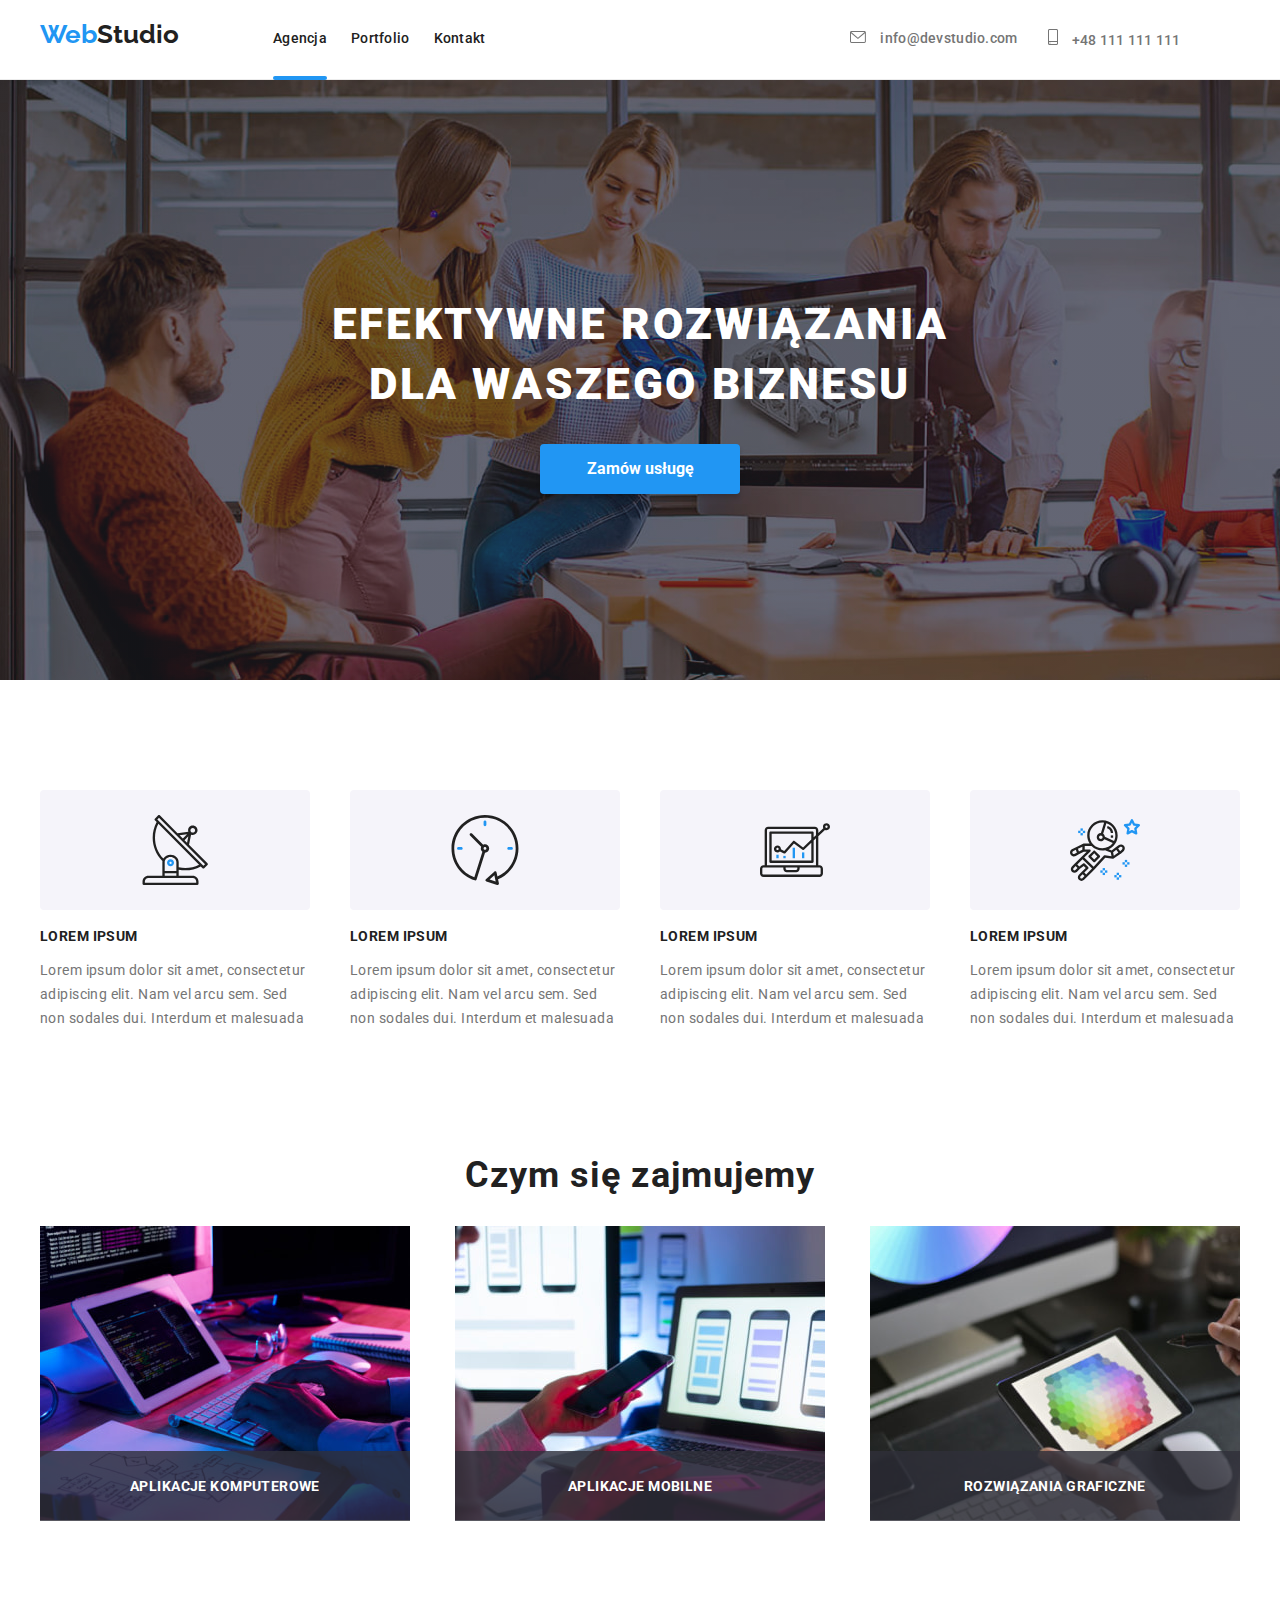
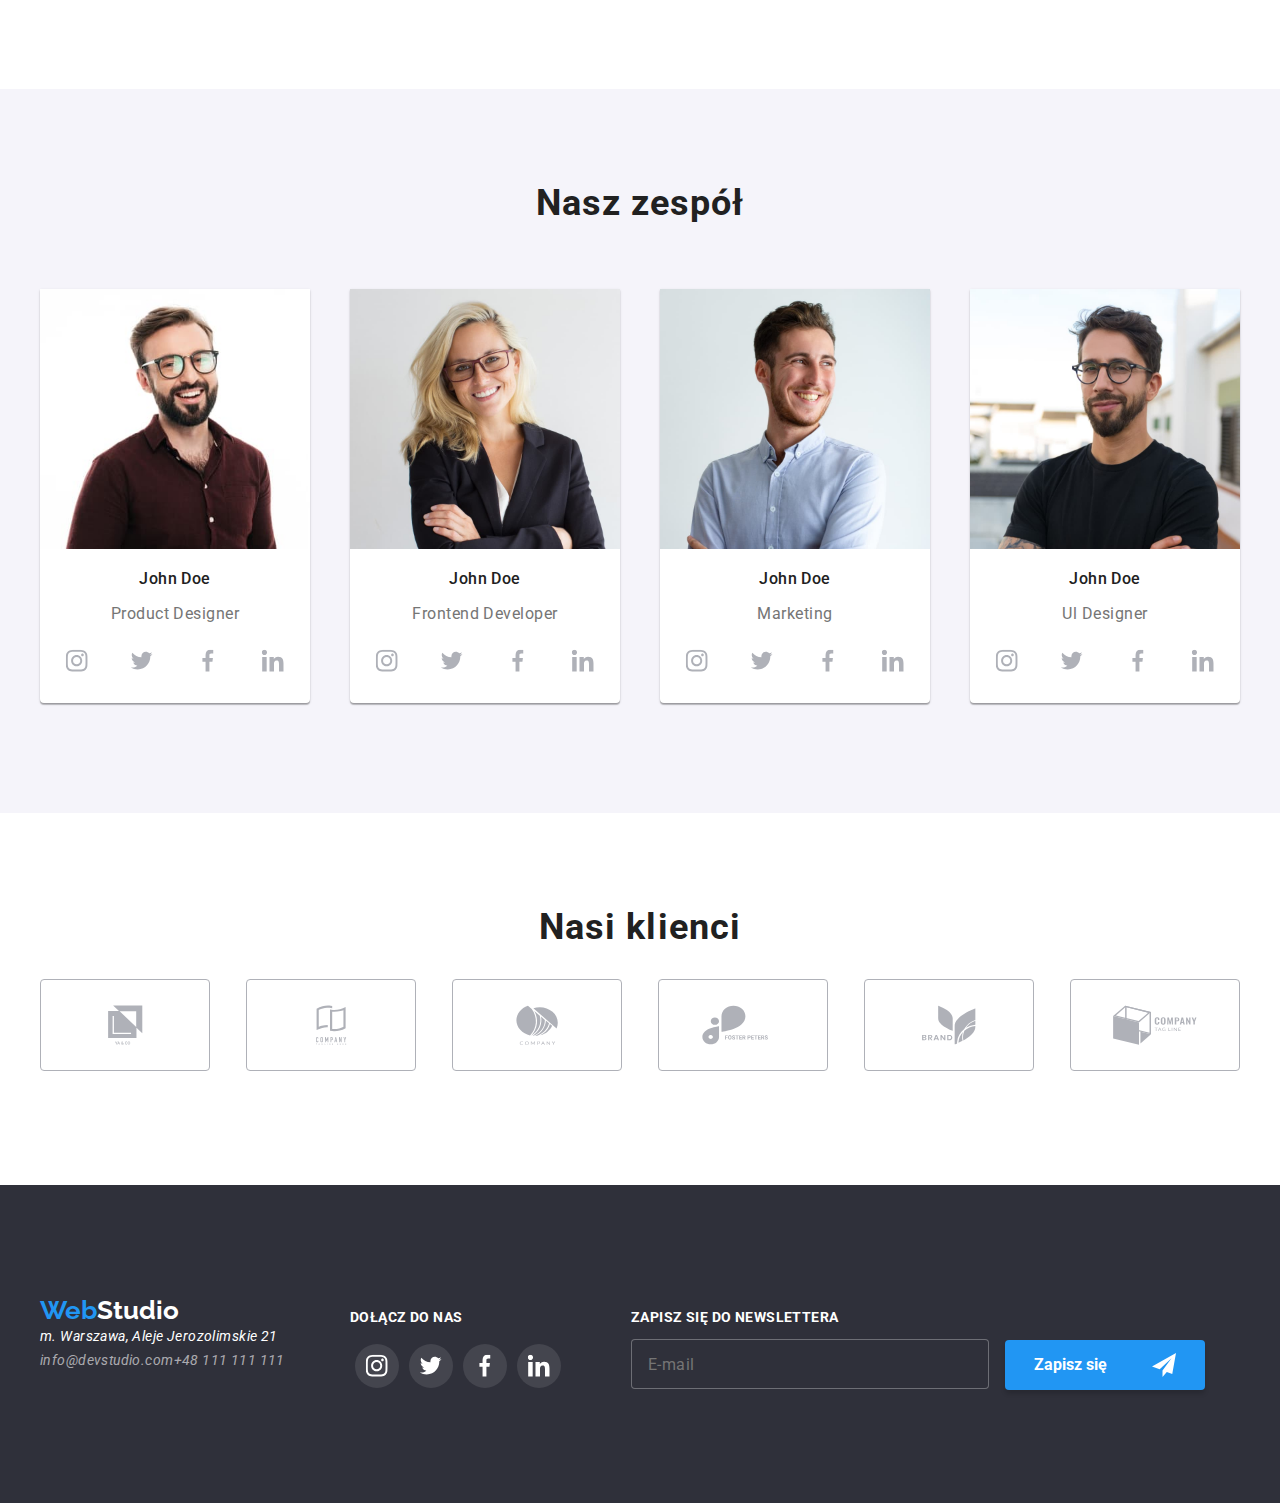
<file: index.html>
<!DOCTYPE html>
<html lange="en">
<head>
    <link rel="stylesheet" href="https://cdnjs.cloudflare.com/ajax/libs/modern-normalize/1.0.0/modern-normalize.min.css" />
    <link rel="stylesheet" href="./CSS/styles.css" />
    <link href="https://fonts.googleapis.com/css2?family=Raleway:wght@700&family=Roboto:wght@400;500;700;900&display=swap"
    rel="stylesheet">
</head>
<body>
<header class="container-header">
    <div class="container">
    <!--logo-->
        <a href=./index.html class="logo-black"><span class="logo">Web</span>Studio</a>
    <!--main nawigation-->
    <nav class="container-nav-links">
    <ul class="nav-links">
        <li class="nav-link"><a class="nav-link" href="./index.html"><span class="active-link">Agencja</span></a></li>
        <li class="nav-link"><a class="nav-link" href="./portfolio.html">Portfolio</a></li>
        <li class="nav-link">Kontakt</li>
    </ul></nav>
    <!--contact-->
    <ul class="container-contact-header">
    <li class="contact-header-link"><svg class="contact-heder-icon" width="16" height="12">
        <use href="./images/sprite.svg#icon-envelope"></use>
    </svg>
    <a href="mailto:info@devstudio.com" class="contact-heder">info@devstudio.com</a></li>
    <li class="contact-header-link"><svg class="contact-heder-icon" width="10" height="16">
        <use href="./images/sprite.svg#icon-smartphone"></use>
    </svg>
    <a href="tel:+48 111 111 111" class="contact-heder">+48 111 111 111</a></li>
    </ul>
    </div>
    </header>
    <main>
        <section class="container-main">
         <div class="container">
            <h1 class="main-title"> EFEKTYWNE ROZWIĄZANIA DLA WASZEGO BIZNESU</h1>
            <button class="main-button" type="button" data-modal-open>Zamów usługę</button>
        </div>
        </section>
    <section class="container-lorem-ipsum">
         <div class="container">
    <ul class="container-list-lorem-ipsum">
<li>
    <svg class="lorem-ipsum-item" width="270" height="120">
       <use href="./images/sprite.svg#icon-antenn-1"></use>
    </svg>
<h3 class="title-1">LOREM IPSUM</h3>
<p class="text-1">Lorem ipsum dolor sit amet, consectetur adipiscing elit. Nam vel arcu sem. Sed non sodales dui. Interdum et malesuada</p></li>
<li>
    <svg class="lorem-ipsum-item" width="270" height="120">
        <use href="./images/sprite.svg#icon-clock-1"></use>
    </svg>
<h3 class="title-1">LOREM IPSUM</h3>
<p class="text-1">Lorem ipsum dolor sit amet, consectetur adipiscing elit. Nam vel arcu sem. Sed non sodales dui. Interdum et malesuada</p></li>
<li>
    <svg class="lorem-ipsum-item" width="270" height="120">
        <use href="./images/sprite.svg#icon-diagram-1"></use>
    </svg>
<h3 class="title-1">LOREM IPSUM</h3>
<p class="text-1">Lorem ipsum dolor sit amet, consectetur adipiscing elit. Nam vel arcu sem. Sed non sodales dui. Interdum et malesuada</p></li>
<li>
    <svg class="lorem-ipsum-item" width="270" height="120">
        <use href="./images/sprite.svg#icon-astronaut-1"></use>
    </svg>
<h3 class="title-1">LOREM IPSUM</h3>
<p class="text-1">Lorem ipsum dolor sit amet, consectetur adipiscing elit. Nam vel arcu sem. Sed non sodales dui. Interdum et malesuada</p></li>
    </ul>
    </div>
    </section>
    <section class="container-what-we-doing">
         <div class="container">
<h2 class="section-title">Czym się zajmujemy</h2>
<ul class="container-what-we-doing-photos">
<li>
    <img
    src="./images/img1.jpg"
    alt="man working on laptop"
    width="370"
    height="294"
    />
    <figcaption>
        <h3 class="title-3">APLIKACJE KOMPUTEROWE</h3>
    </figcaption>
</li>
<li>
    <img
    src="./images/img2.jpg"
    alt="woman working on a laptop and mobile phone"
    width="370"
    height="294"
    />
    <figcaption>
        <h3 class="title-3">APLIKACJE MOBILNE</h3>
    </figcaption>
</li>
<li>
    <img
    src="./images/img3.jpg"
    alt="man working on thetablet"
    width="370"
    height="294"
    />
    <figcaption>
        <h3 class="title-3">ROZWIĄZANIA GRAFICZNE</h3>
    </figcaption>
</li>
</ul>
</div>
    </section>
    <section class="container-our-team">
    <div class="container">
<h2 class="section-title">Nasz zespół</h2><br/>
<ul class="container-co-worker-list">
    <li>
    <figure class="container-co-worker">
    <img
    src="./images/jd1.jpg"
    alt="John Doe Product Designer"
    width="270"
    height="260"
    />
    <figcaption>
    <h3 class="co-worker">John Doe</h3>
    <p class="co-worker-profession">Product Designer</p>
    <ul class="social-media-items">
        <li><svg class="social-media-logo" width="44" height="44" viewBox="-16 -16 65 65">
                <use href="./images/sprite.svg#icon-instagram-2"></use>
            </svg></li>
        <li><svg class="social-media-logo" width="44" height="44" viewBox="-16 -16 65 65">
                <use href="./images/sprite.svg#icon-twitter-1"></use>
            </svg></li>
        <li><svg class="social-media-logo" width="44" height="44" viewBox="-16 -16 65 65">
                <use href="./images/sprite.svg#icon-facebook-1"></use>
            </svg></li>
        <li><svg class="social-media-logo" width="44" height="44" viewBox="-16 -16 65 65">
                <use href="./images/sprite.svg#icon-linkedin-1"></use>
            </svg></li>
    </ul>
    </figcaption>
    </figure>
    </li>
    <li>
    <figure class="container-co-worker">
    <img
    src="./images/jd2.jpg"
    alt="John Doe Frontend Developer"
    width="270"
    height="260"
    />
    <figcaption>
        <h3 class="co-worker">John Doe</h3>
        <p class="co-worker-profession">Frontend Developer</p>
        <ul class="social-media-items">
            <li><svg class="social-media-logo" width="44" height="44" viewBox="-16 -16 65 65">
                    <use href="./images/sprite.svg#icon-instagram-2"></use>
                </svg></li>
            <li><svg class="social-media-logo" width="44" height="44" viewBox="-16 -16 65 65">
                    <use href="./images/sprite.svg#icon-twitter-1"></use>
                </svg></li>
            <li><svg class="social-media-logo" width="44" height="44" viewBox="-16 -16 65 65">
                    <use href="./images/sprite.svg#icon-facebook-1"></use>
                </svg></li>
            <li><svg class="social-media-logo" width="44" height="44" viewBox="-16 -16 65 65">
                    <use href="./images/sprite.svg#icon-linkedin-1"></use>
                </svg></li>
        </ul>
    </figcaption>
    </figure>
    </li>
    <li>
    <figure class="container-co-worker">
    <img
    src="./images/jd3.jpg"
    alt="John Doe Marketing"
    width="270"
    height="260"
    />
    <figcaption>
        <h3 class="co-worker">John Doe</h3>
        <p class="co-worker-profession">Marketing</p>
        <ul class="social-media-items">
            <li><svg class="social-media-logo" width="44" height="44" viewBox="-16 -16 65 65">
                    <use href="./images/sprite.svg#icon-instagram-2"></use>
                </svg></li>
            <li><svg class="social-media-logo" width="44" height="44" viewBox="-16 -16 65 65">
                    <use href="./images/sprite.svg#icon-twitter-1"></use>
                </svg></li>
            <li><svg class="social-media-logo" width="44" height="44" viewBox="-16 -16 65 65">
                    <use href="./images/sprite.svg#icon-facebook-1"></use>
                </svg></li>
            <li><svg class="social-media-logo" width="44" height="44" viewBox="-16 -16 65 65">
                    <use href="./images/sprite.svg#icon-linkedin-1"></use>
                </svg></li>
        </ul>
    </figcaption>
    </figure>
    </li>
    <li>
    <figure class="container-co-worker">
    <img
    src="./images/jd4.jpg"
    alt="John Doe Ul Designer"
    width="270"
    height="260"
    />
    <figcaption> 
        <h3 class="co-worker">John Doe</h3>
        <p class="co-worker-profession">Ul Designer</p>
        <ul class="social-media-items">
        <li><svg class="social-media-logo" width="44" height="44" viewBox="-16 -16 65 65">
            <use href="./images/sprite.svg#icon-instagram-2"></use>
        </svg></li>
        <li><svg class="social-media-logo" width="44" height="44" viewBox="-16 -16 65 65">
            <use href="./images/sprite.svg#icon-twitter-1"></use>
        </svg></li>
        <li><svg class="social-media-logo" width="44" height="44" viewBox="-16 -16 65 65">
            <use href="./images/sprite.svg#icon-facebook-1"></use>
        </svg></li>
        <li><svg class="social-media-logo" width="44" height="44" viewBox="-16 -16 65 65">
            <use href="./images/sprite.svg#icon-linkedin-1"></use>
        </svg></li>
        </ul>
    </figcaption>
    </figure>
    </li>
</ul>
</div>
</section>
<section class="container-our-customers">
<div class="container">
    <h2 class="section-title">Nasi klienci</h2>
    <ul class="customers-icon-list">
        <li>
            <svg class=customer-icon width="170" height="92">
                <use href="./images/sprite.svg#icon-gropu"></use>
            </svg>
        </li>
        <li>
            <svg class="customer-icon" width="170" height="92">
                <use href="./images/sprite.svg#icon-group-1"></use>
            </svg>
        </li>
        <li>
            <svg class="customer-icon" width="170" height="92">
                <use href="./images/sprite.svg#icon-group-2"></use>
            </svg>
        </li>
        <li>
            <svg class="customer-icon" width="170" height="92">
                <use href="./images/sprite.svg#icon-group-3"></use>
            </svg> 
        </li>
        <li>
            <svg class="customer-icon" width="170" height="92">
                <use href="./images/sprite.svg#icon-group-4"></use>
            </svg>
        </li>
        <li>
            <svg class="customer-icon" width="170" height="92">
                <use href="./images/sprite.svg#icon-group-5"></use>
            </svg>
        </li>
    </ul>
</div>
</section>
</main>
<footer class="container-footer">
     <div class="container">
        <ul class="container-footer-list">
            <li>
            <a href=index.html class="logo-white"><span class="logo">Web</span>Studio</a>
            <address class="address">
            m. Warszawa, Aleje Jerozolimskie 21 <br/>
            <a href="mailto:info@devstudio.com" class="contact-footer">info@devstudio.com</a> <br/>
            <a href="tel:+48 111 111 111" class="contact-footer">+48 111 111 111</a>
            </address>
            </li>
            <li class="social-media-logo-footer-list">
            <h3 class="title-2">DOŁĄCZ DO NAS</h3>
            <ul class="social-media-items-footer">
                <li><svg class="social-media-logo-footer" width="44" height="44" viewBox="-16 -16 65 65">
                        <use href="./images/sprite.svg#icon-instagram-2"></use>
                    </svg></li>
                <li><svg class="social-media-logo-footer" width="44" height="44" viewBox="-16 -16 65 65">
                        <use href="./images/sprite.svg#icon-twitter-1"></use>
                    </svg></li>
                <li><svg class="social-media-logo-footer" width="44" height="44" viewBox="-16 -16 65 65">
                        <use href="./images/sprite.svg#icon-facebook-1"></use>
                    </svg></li>
                <li><svg class="social-media-logo-footer" width="44" height="44" viewBox="-16 -16 65 65">
                        <use href="./images/sprite.svg#icon-linkedin-1"></use>
                    </svg></li>
            </ul>
            </li>
            <li class="join-it-footer">
            <h3 class="title-2">ZAPISZ SIĘ DO NEWSLETTERA</h3>
            <form>
                <label>
                  <input type="email" name="e-mail" placeholder="E-mail" required class="input-join-it"/>
                </label>
                    <button type="submit" class="join-it-button">Zapisz się
                    <svg width="24" height="24" viewBox="0 0 32 32"> 
                        <use href="./images/sprite.svg#icon-icon-send"></use>
                    </svg>
                </button>
              </form>
            </li>
            </ul>
         </div>
</footer>
    <div  class="backdrop is-hidden"data-modal>
        <div class="modal">
            <button type="button" class="modal-button-clouse" data-modal-close>x</button>
            <div class="container-modal">
            <h3 class="modal-title">Zostaw swoje dane w formularzu poniżej</h3>
            <form>
                <div class="modal-label">
                <label>
                    <p class="text-modal-form">Imię</p>
                    <input class="modal-input" type="text" name="username" required/>
                    <svg width="12" height="12" class="modal-input-icon">
                        <use href="./images/sprite.svg#icon-Vector-username"></use>
                    </svg>
                </label>
                </div>
                <div class="modal-label">
                <label>
                    <p class="text-modal-form">Telefon</p>
                    <input class="modal-input" type="tel" name="phone" required/>
                    <svg width="13" height="13" class="modal-input-icon">
                        <use href="./images/sprite.svg#icon-Vector-phone"></use>
                    </svg>
                </label>
                </div>
                <div class="modal-label">
                <label>
                    <p class="text-modal-form">Email</p>
                    <input class="modal-input" type="email" name="email" required />
                    <svg width="15" height="12" class="modal-input-icon">
                        <use href="./images/sprite.svg#icon-Vector-mail"></use>
                    </svg>
                </label>
                </div>
                <div class="modal-label">
                <label>
                    <p class="text-modal-form">Komentarz</p>
                    <textarea class="modal-input-textarea" name="feedback" rows="5" placeholder="Wprowadź tekst"></textarea>
                </label>
                </div>
                <div>
                <label>
                  <input  class="modal-checkbox" type="checkbox" name="agree" value="acceptance of the regulations" required/>
                  <span class="icon-chek"></span>
                  <p class="text-modal-checkbox">Oświadczam iż akceptuję <a class="modal-label-link"href="regulamin">Regulamin</a> i <a class="modal-label-link" href="polityka prywatności">Politykę Prywatności</a>.</p>
                </label>
                </div>
                <button class="modal-button-submit" type="submit">Wyślij</button>
            </form>
            </div>
        </div>
    </div>
    <script src="./modal/modal.js">
  
    </script>
</body>
</html>
</file>
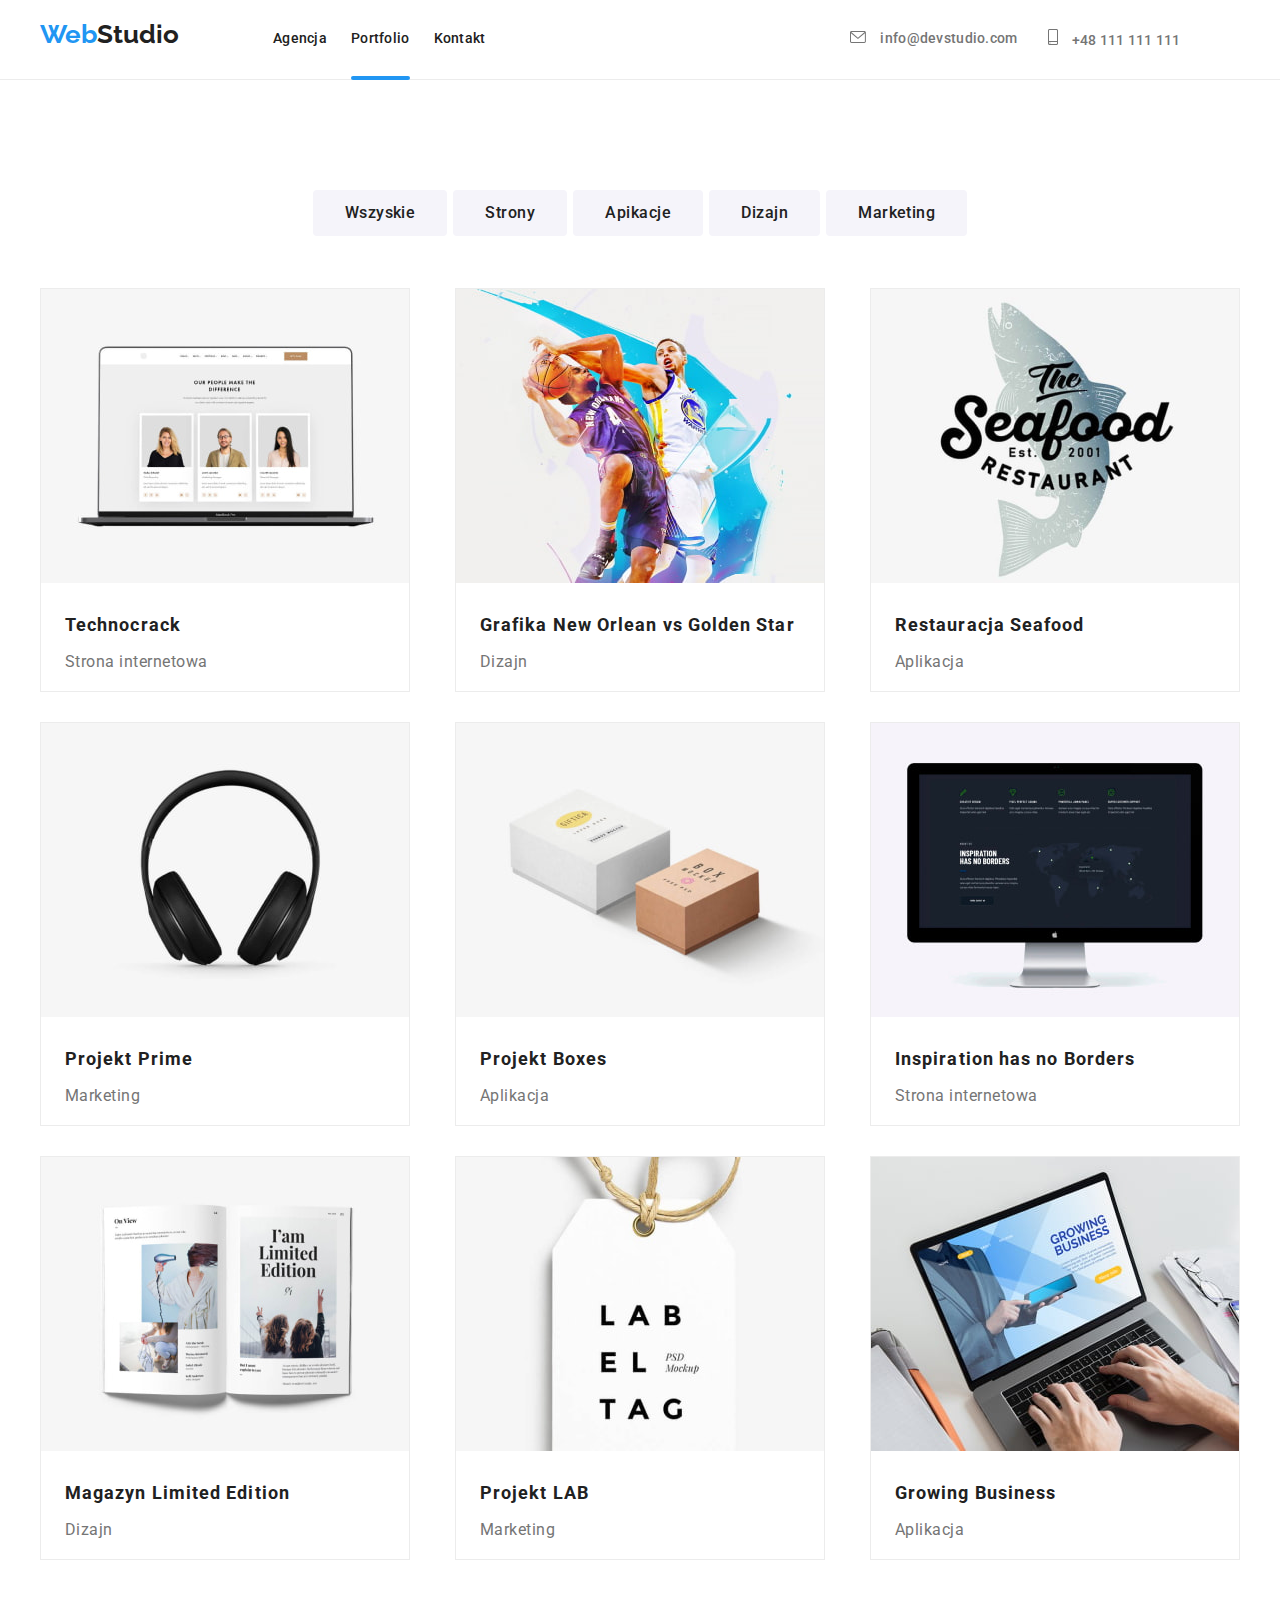
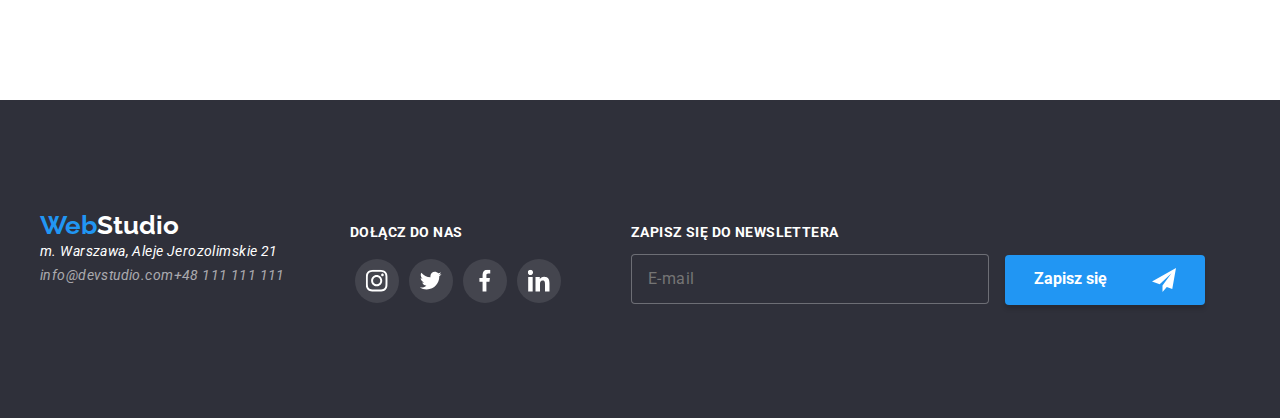
<file: portfolio.html>
<!DOCTYPE html>
<html lang="en">
<head>
    <link rel="stylesheet" href="https://cdnjs.cloudflare.com/ajax/libs/modern-normalize/1.0.0/modern-normalize.min.css" />
    <link rel="stylesheet" href="./CSS/styles.css"/>
    <link href="https://fonts.googleapis.com/css2?family=Raleway:wght@700&family=Roboto:wght@400;500;700;900&display=swap"
        rel="stylesheet">
</head>
    <body>
        <header class="container-header">
            <div class="container">
            <!--logo-->
            <a href=./index.html class="logo-black"><span class="logo">Web</span>Studio</a>
            <!--main nawigation-->
            <nav class="container-nav-links">
                <ul class="nav-links">
                    <li class="nav-link"><a class="nav-link" href="./index.html">Agencja</a></li>
                    <li class="nav-link"><a class="nav-link" href="./portfolio.html"><span class="active-link">Portfolio</span></a></li>
                    <li class="nav-link">Kontakt</li>
                </ul>
            </nav>
            <!--contact-->
            <ul class="container-contact-header">
                <li class="contact-header-link">
                    <svg class="contact-heder-icon" width="16" height="12">
                    <use href="./images/sprite.svg#icon-envelope"></use>
                </svg>
                <a href="mailto:info@devstudio.com" class="contact-heder">info@devstudio.com</a></li>
                <li class="contact-header-link"><svg class="contact-heder-icon" width="10" height="16">
                    <use href="./images/sprite.svg#icon-smartphone"></use>
                </svg>
                <a href="tel:+48 111 111 111" class="contact-heder">+48 111 111 111</a></li>
            </ul>
            </div>
        </header>
        <main>
            <section class="container-portfolio-buttons">
                <div class="container">
                <ul class="container-portfolio-buttons-list">
                    <li><button class="button" type="button">Wszyskie</button></li>
                    <li><button class="button" type="button">Strony</button></li>
                    <li><button class="button" type="button">Apikacje</button></li>
                    <li><button class="button" type="button">Dizajn</button></li>
                    <li><button class="button" type="button">Marketing</button></li>
                </ul>
                </div>
            </section>
            <section class="container-portfolio-projects">
                <div class="container">
                <ul class="container-portfolio-projects-list-items">
                    <li class="container-portfolio-projects-item">
                        <figure class="container-portfolio-projects-picture">
                            <img
                            src="./images/portfolio1.jpg"
                            alt="Laptop screen with an open website"
                            width="370"
                            height="294"
                            />
                            <div class="container-portfolio-overlay"><p class="text-portfolio-overlay">Technocrack jest popularną platformą wykorzystywaną do rozpowszechniania koronawirusa. Firmy wykorzystują tę platformę do celów szpiegowskich i ataków na niezabezpieczone serwery konkurencji</p></div>
                        </figure>
                            <div class="container-portfolio-projects-text">
                                <h2 class="project-name">Technocrack</h2>
                                <p class="project-field">Strona internetowa</p>
                         </div>       
                    </li>
                    <li class="container-portfolio-projects-item">
                        <figure class="container-portfolio-projects-picture">
                            <img
                            src="./images/portfolio2.jpg"
                            alt="Two NBA players during a match."
                            width="370"
                            height="294"
                            />
                            <div class="container-portfolio-overlay"><p class="text-portfolio-overlay">Technocrack jest popularną platformą wykorzystywaną do rozpowszechniania koronawirusa. Firmy wykorzystują tę platformę do celów szpiegowskich i ataków na niezabezpieczone serwery konkurencji</p></div>
                        </figure>
                            <div class="container-portfolio-projects-text">
                                <h2 class="project-name">Grafika New Orlean vs Golden Star</h2>
                                <p class="project-field">Dizajn</p>
                            </div>
                    </li>
                    <li class="container-portfolio-projects-item">
                        <figure class="container-portfolio-projects-picture">
                            <img
                            src="./images/portfolio3.jpg"
                            alt="The seafood restaurant logo"
                            width="370"
                            height="294"
                            />
                            <div class="container-portfolio-overlay"><p class="text-portfolio-overlay">Technocrack jest popularną platformą wykorzystywaną do rozpowszechniania koronawirusa. Firmy wykorzystują tę platformę do celów szpiegowskich i ataków na niezabezpieczone serwery konkurencji</p></div>
                        </figure>
                            <div class="container-portfolio-projects-text">
                                <h2 class="project-name">Restauracja Seafood</h2>
                                <p class="project-field">Aplikacja</p>
                            </div>
                    </li>
                    <li class="container-portfolio-projects-item">
                        <figure class="container-portfolio-projects-picture">
                            <img
                            src="./images/portfolio4.jpg"
                            alt="Headphones"
                            width="370"
                            height="294"
                            />
                            <div class="container-portfolio-overlay"><p class="text-portfolio-overlay">Technocrack jest popularną platformą wykorzystywaną do rozpowszechniania koronawirusa. Firmy wykorzystują tę platformę do celów szpiegowskich i ataków na niezabezpieczone serwery konkurencji</p></div>
                        </figure>
                            <div class="container-portfolio-projects-text">
                                <h2 class="project-name">Projekt Prime</h2>
                                <p class="project-field">Marketing</p>
                            </div>
                    </li>
                    <li class="container-portfolio-projects-item">
                        <figure class="container-portfolio-projects-picture">
                            <img
                            src="./images/portfolio5.jpg"
                            alt="Two boxes with logos"
                            width="370"
                            height="294"
                            />
                            <div class="container-portfolio-overlay"><p class="text-portfolio-overlay">Technocrack jest popularną platformą wykorzystywaną do rozpowszechniania koronawirusa. Firmy wykorzystują tę platformę do celów szpiegowskich i ataków na niezabezpieczone serwery konkurencji</p></div>
                        </figure>
                            <div class="container-portfolio-projects-text">
                                <h2 class="project-name">Projekt Boxes</h2>
                                <p class="project-field">Aplikacja</p>
                            </div>
                    </li>
                    <li class="container-portfolio-projects-item">
                        <figure class="container-portfolio-projects-picture">
                            <img
                            src="./images/portfolio6.jpg"
                            alt="Computer screen with an open website"
                            width="370"
                            height="294"
                            />
                            <div class="container-portfolio-overlay"><p class="text-portfolio-overlay">Technocrack jest popularną platformą wykorzystywaną do rozpowszechniania koronawirusa. Firmy wykorzystują tę platformę do celów szpiegowskich i ataków na niezabezpieczone serwery konkurencji</p></div>
                        </figure>
                            <div class="container-portfolio-projects-text">
                                <h2 class="project-name">Inspiration has no Borders</h2>
                                <p class="project-field">Strona internetowa</p>
                            </div>
                    </li>
                    <li class="container-portfolio-projects-item">
                        <figure class="container-portfolio-projects-picture">
                            <img
                            src="./images/portfolio7.jpg"
                            alt="Magazine pages"
                            width="370"
                            height="294"
                            />
                            <div class="container-portfolio-overlay"><p class="text-portfolio-overlay">Technocrack jest popularną platformą wykorzystywaną do rozpowszechniania koronawirusa. Firmy wykorzystują tę platformę do celów szpiegowskich i ataków na niezabezpieczone serwery konkurencji</p></div>
                        </figure>
                            <div class="container-portfolio-projects-text">
                                <h2 class="project-name">Magazyn Limited Edition</h2>
                                <p class="project-field">Dizajn</p>
                            </div>
                    </li>
                    <li class="container-portfolio-projects-item">
                        <figure class="container-portfolio-projects-picture">
                            <img
                            src="./images/portfolio8.jpg"
                            alt="Paper logo tag"
                            width="370"
                            height="294"
                            />
                            <div class="container-portfolio-overlay"><p class="text-portfolio-overlay">Technocrack jest popularną platformą wykorzystywaną do rozpowszechniania koronawirusa. Firmy wykorzystują tę platformę do celów szpiegowskich i ataków na niezabezpieczone serwery konkurencji</p></div>
                        </figure>
                            <div class="container-portfolio-projects-text">
                                <h2 class="project-name">Projekt LAB</h2>
                                <p class="project-field">Marketing</p>
                            </div>
                    </li>
                    <li class="container-portfolio-projects-item">
                        <figure class="container-portfolio-projects-picture">
                            <img
                            src="./images/portfolio9.jpg"
                            alt="Man working on a laptop"
                            width="370"
                            height="294"
                            />
                            <div class="container-portfolio-overlay"><p class="text-portfolio-overlay">Technocrack jest popularną platformą wykorzystywaną do rozpowszechniania koronawirusa. Firmy wykorzystują tę platformę do celów szpiegowskich i ataków na niezabezpieczone serwery konkurencji</p></div>
                        </figure>
                            <div class="container-portfolio-projects-text">
                                <h2 class="project-name">Growing Business</h2>
                                <p class="project-field">Aplikacja</p>
                            </div>
                    </li>
                </ul>
                </div>
            </section>
        </main>
        <footer class="container-footer">
            <div class="container">
                <ul class="container-footer-list">
                    <li>
                    <a href=index.html class="logo-white"><span class="logo">Web</span>Studio</a>
                    <address class="address">
                    m. Warszawa, Aleje Jerozolimskie 21 <br/>
                    <a href="mailto:info@devstudio.com" class="contact-footer">info@devstudio.com</a> <br/>
                    <a href="tel:+48 111 111 111" class="contact-footer">+48 111 111 111</a>
                    </address>
                    </li>
                    <li class="social-media-logo-footer-list">
                    <p class="title-2">DOŁĄCZ DO NAS</p>
                    <ul class="social-media-items-footer">
                        <li><svg class="social-media-logo-footer" width="44" height="44" viewBox="-16 -16 65 65">
                                <use href="./images/sprite.svg#icon-instagram-2"></use>
                            </svg></li>
                        <li><svg class="social-media-logo-footer" width="44" height="44" viewBox="-16 -16 65 65">
                                <use href="./images/sprite.svg#icon-twitter-1"></use>
                            </svg></li>
                        <li><svg class="social-media-logo-footer" width="44" height="44" viewBox="-16 -16 65 65">
                                <use href="./images/sprite.svg#icon-facebook-1"></use>
                            </svg></li>
                        <li><svg class="social-media-logo-footer" width="44" height="44" viewBox="-16 -16 65 65">
                                <use href="./images/sprite.svg#icon-linkedin-1"></use>
                            </svg></li>
                    </ul>
                    </li>
                    <li class="join-it-footer">
                        <h3 class="title-2">ZAPISZ SIĘ DO NEWSLETTERA</h3>
                        <form>
                            <label>
                              <input type="email" name="e-mail" placeholder="E-mail" required class="input-join-it"/>
                            </label>
                                <button type="submit" class="join-it-button">Zapisz się
                                <svg width="24" height="24" viewBox="0 0 32 32"> 
                                    <use href="./images/sprite.svg#icon-icon-send"></use>
                                </svg>
                            </button>
                          </form>
                        </li>
                        </ul>
                 </div>
        </footer>
    </body>
</html>
</file>
<file: CSS/styles.css>
*,
*::before,
*::after {
  box-sizing: border-box;
}

body{
    font-family: 'Roboto', sans-serif;
    font-style: normal; 
    color: #212121;
    
}
.container{
    width: 1200px;
    margin: 0 auto;
}


/*logo and main navigation*/
.logo{
    font-family: 'Raleway';
    font-style: normal;
    font-weight: 700;
    font-size: 26px;
    line-height: 1.17;
    color: #2196f3;
    text-decoration: none;
    margin-right: 0px;
}
.logo-black{
    font-family: 'Raleway';
    font-style:normal;
    font-weight: 700;
    font-size: 26px;
    line-height: 1.17;
    color:#212121;
    text-decoration: none;
}
.logo-white{
    font-family: 'Raleway';
    font-style: normal;
    font-weight: 700;
    font-size: 26px;
    line-height: 1.17;
    color: #ffffff;
    text-decoration: none;
}
.nav-links .nav-link{
    font-weight: 500;
    font-size: 14px;
    line-height: 1.14;
    letter-spacing: 0.02em;
    display:inline-flex;
    list-style: none;
    margin-right: 10px;
    text-decoration: none;
    color: #212121;
    transition-property: color;
    transition-duration: 250ms;
    transition-timing-function: cubic-bezier(0.4, 0, 0.2, 1);
}
.nav-link:hover{
    color: #2196f3;
    cursor: pointer;
    text-decoration: none;
}
.nav-link:visited{
    text-decoration: none;
}
.active-link::after{
    content:"";
    display: block;
    position: relative;
    width: 100%;;
    height: 4px;
    background-color: #2196f3;
    border-radius: 2px;
    top: 30px;
}

/*contact and address*/
.contact-heder{
    font-weight: 500;
    font-size: 14px;
    line-height: 1.14;
    letter-spacing: 0.02em;
    color: #757575;
    text-decoration: none;
    margin-left: 10px;
    margin-right: 0px;
    cursor: pointer;
    transition: color 250ms cubic-bezier(0.4, 0, 0.2, 1);
}
.contact-heder-icon{
    fill: #757575;
    transition: fill 250ms cubic-bezier(0.4, 0, 0.2, 1);
}
.contact-header-link{
    margin-left: 30px;
}
.contact-header-link:hover .contact-heder-icon{
    fill: #2196f3;
}
.contact-header-link:hover .contact-heder{
    color: #2196f3;
}
.address, .contact-footer{
    font-weight: 400;
    font-size: 14px;
    line-height: 1.71;
    letter-spacing: 0.03em;
    color: #ffffff;
    text-decoration: none;
    display: flex;
    flex-wrap: wrap;
    flex-direction: row;
    max-width: 245px;
}
.contact-footer{
    color: rgba(255, 255, 255, 0.6);
    transition: color 250ms cubic-bezier(0.4, 0, 0.2, 1);  
}
.contact-footer:hover{
    color: #2196f3;
}

/*title*/
.main-title{
    font-weight: 900;
    font-size: 44px;
    line-height: 1.36;
    text-align: center;
    letter-spacing: 0.06em;
    color: #ffffff;
    padding: 0px 252px;
}
.section-title{
    font-weight: 700;
    font-size: 36px;
    line-height: 1.16;
    text-align: center;
    letter-spacing: 0.03em;
    margin-top: 0px;
}
.title-1{
    font-weight: 700;
    font-size: 14px;
    line-height: 1.17;
    letter-spacing: 0.03em;
}
.title-2{
    font-weight: 700;
    font-size: 14px;
    line-height: 1.17;
    letter-spacing: 00.03em;
    color: #ffffff;
    display: flex;
}
.title-3{
    font-weight: 700;
    font-size: 14px;
    line-height: 1.17;
    letter-spacing: 00.03em;
    color: #ffffff;
    text-align: center;
    width: 370px;
    height: 70px;
    background-color: rgba(47, 48, 58, 0.8);
    padding-top: 27px;
    margin: 0px;
    position: relative;
    bottom: 74px;
}
.modal-title{
    font-family: 'Roboto';
    font-style: normal;
    font-weight: 700;
    font-size: 20px;
    line-height: 1.15;
    text-align: center;
    letter-spacing: 0.03em;
    color: #212121;
    margin: 0px;
}

/*buttons*/
.button{
    background-color: #f5f4fa;
    color: #212121;
    font-family: 'Roboto';
    font-weight: 500;
    font-size: 16px;
    line-height: 26px;
    border: none;
    padding: 10px 32px;
    text-align: center;
    letter-spacing: 0.03em;
    cursor: pointer;
    border-radius: 4px;
    line-height: 1.6;
    margin: 0px 3px;
    transition: 
    background-color 250ms cubic-bezier(0.4, 0, 0.2, 1), 
    color 250ms cubic-bezier(0.4, 0, 0.2, 1),
    box-shadow 250ms cubic-bezier(0.4, 0, 0.2, 1);
}
.button:hover{
    background-color: #2196f3;
    color: #ffffff;
    box-shadow: 0px 3px 1px rgba(0, 0, 0, 0.1), 0px 1px 2px rgba(0, 0, 0, 0.8), 0px 2px 2px rgba(0, 0, 0, 0.12);
}
.main-button{
    background-color: #2196f3;
    width: 200px;
    height: 50px;
    color: #ffffff;
    font-family: 'Roboto';
    font-weight: 700;
    font-size: 16px;
    line-height: 1,87;
    box-shadow: 0px 4px 4px rgba(0, 0, 0, 0.15);
    border-radius: 4px;
    border: none;
    cursor: pointer;
    margin: 0px 500px;
}
.modal-button-clouse{
    position: absolute;
    top: 8px;
    right: 8px;
    width: 30px;
    height: 30px;
    background-color: #ffffff;
    border-radius: 50px;
    border: 1px solid rgba(0, 0, 0, 0.1);
    cursor: pointer;
}
.modal-button-submit{
    background-color: #2196f3;
    color: #ffffff;
    font-family: 'Roboto';
    font-weight: 700;
    font-size: 16px;
    line-height: 1,87;
    box-shadow: 0px 4px 4px rgba(0, 0, 0, 0.15);
    border-radius: 4px;
    border: none;
    cursor: pointer;
    text-align: center;
    width: 200px;
    height: 50px;
    margin-top:30px;
    margin-left: 124px;
    margin-right: 124px;
}
.join-it-button{
    background-color: #2196f3;
    color: #ffffff;
    font-family: 'Roboto';
    font-weight: 700;
    font-size: 16px;
    line-height: 1,87;
    box-shadow: 0px 4px 4px rgba(0, 0, 0, 0.15);
    border-radius: 4px;
    border: none;
    cursor: pointer;
    text-align: center;
    width: 200px;
    height: 50px;
    margin-left:12px;
    display:inline-flex;
    align-items: center;
    justify-content: space-around;
}


/*text*/
.text-1{
    font-weight: 400;
    font-size: 14px;
    line-height: 1.71;
    letter-spacing: 0.03em;
    color: #757575;
    max-width: 270px;
}
.text-portfolio-overlay{
    font-weight: 400;
    font-size: 18px;
    line-height: 1.56;
    letter-spacing: 0.03em;
    color: #FFFFFF;
    padding-left: 24px;
    padding-right: 45px;
    padding-top: 49px;
    padding-bottom: 49px;
    margin: 0;
}
.text-modal-form{
    font-family: 'Roboto';
    font-weight: 400;
    font-size: 12px;
    line-height: 1.17;
    letter-spacing: 0.01em;
    color: #757575;
    margin-top: 10px;
    margin-bottom: 0px;

}
.text-modal-checkbox{
    font-family: 'Roboto';
    font-weight: 400;
    font-size: 14px;
    line-height: 1.71;
    letter-spacing: 0.01em;
    color: #757575;
    margin-bottom: 0px;
    margin-top: 20px;
    display: inline-block;
    text-align: center;
}


/*team*/
.co-worker{
    font-weight: 500;
    font-size: 16px;
    line-height: 1.19;
    letter-spacing: 0.03em;
    text-align: center;
}
.co-worker-profession{
    font-weight: 400;
    font-size: 16px;
    line-height: 1.19;
    text-align: center;
    letter-spacing: 0.03em;
    color: #757575;
}

/*portfolio*/
.project-name{
    font-weight: 700;
    font-size: 18px;
    line-height: 2.0;
    letter-spacing: 0.06em;
    margin: 0px;
}
.project-field{
    font-weight: 400;
    font-size: 16px;
    line-height: 1.88;
    letter-spacing: 0.03em;
    color: #757575;
    margin: 0px;
    padding-top: 4px;
}

/*customers*/
.customers-icon-list{
    list-style: none;
    display: flex;
    align-items: center;
    justify-content: space-between;
    padding-left: 0px;
}
.customer-icon{
    fill: #AFB1B8;
    border: 1px solid #AFB1B8;
    border-radius:4px;
    cursor: pointer;
    align-items: center;
    justify-content: center;
    padding: 25px;
    transition: 
    fill 250ms cubic-bezier(0.4, 0, 0.2, 1), 
    border 250ms cubic-bezier(0.4, 0, 0.2, 1);
}
.customer-icon:hover{
    fill:#2196F3;
    border: 1px solid #2196F3;
}

.lorem-ipsum-item{
    background-color: #F5F4FA;
    border-radius: 4px;
    align-items: center;
    justify-content: center;
    padding: 25px;
}

/*social media items*/
.social-media-logo{
    background-color:#ffffff;
    border-radius: 50px;
    fill:#AFB1B8;
    display: flex;
    align-items: center;
    justify-content: center;
    cursor: pointer;
    transition: 
    background-color 250ms cubic-bezier(0.4, 0, 0.2, 1), 
    fill 250ms cubic-bezier(0.4, 0, 0.2, 1);
}
.social-media-logo:hover, .social-media-logo-footer:hover{
    background-color: #2196f3;
    fill:#ffffff
}
.social-media-items{
    display: flex;
    align-items: center;
    justify-content: space-between;
    list-style: none;
    padding: 0px 15px;
}
.social-media-items-footer{
    display: flex;
    flex-wrap: wrap;
    list-style: none;
    justify-content: space-between;
    max-width: 245px;
    padding-inline-start: 0px;
}
.social-media-logo-footer{
    background: rgba(255, 255, 255, 0.1);
    border-radius: 50px;
    fill: #ffffff;
    display:flex;
    align-items: center;
    cursor: pointer;
    margin:5px;
    transition: 
    background-color 250ms cubic-bezier(0.4, 0, 0.2, 1), 
    fill 250ms cubic-bezier(0.4, 0, 0.2, 1);
}
.social-media-logo-footer-list{
    margin-left: 65px;
}

/*join it - footer*/
.join-it-footer{
    margin-left: 65px;   
}
.input-join-it{
    font-weight: 400;
    font-size: 16px;
    line-height: 20px;
    align-items: center;
    letter-spacing: 0.03em;
    color: rgba(255, 255, 255, 0.6);   
    width: 358px;
    height: 50px;
    border: 1px solid rgba(255, 255, 255, 0.3);
    border-radius: 4px;
    background-color:#2F303A;
    padding-left: 16px;
}

/*containers*/
.container-main{
    background-color: #2F303A;
    background-image:linear-gradient(
      rgba(47, 48, 58, 0.4),
      rgba(47, 48, 58, 0.4)),
    url(../images/background1.jpg);;
    min-height: 600px;
    display:flex;
    justify-content: center;
    align-items:center;
}
.container-footer{
    background-color: #2F303A;
    min-height: 252px;
    padding: 94px 0px;
}
.container-our-team{
    background-color:#F5F4FA;
    padding-bottom: 94px;
    padding-top: 94px;
    min-height: 648px;
}
.container-co-worker-list{
    display: flex;
    justify-content: space-between;
    list-style: none;
    padding-left: 0px;
}
.container-co-worker{
    background-color: #ffffff;
    padding-bottom: 20px;
    box-shadow: 0px 1px 3px rgba(0, 0, 0, 0.12), 0px 1px 1px rgba(0, 0, 0, 0.14), 0px 2px 1px rgba(0, 0, 0, 0.2);
    border-radius: 0px 0px 4px 4px;
    margin: 0px;
}
.container-header{
    min-height: 80px;
    border-bottom: 1px solid #ECECEC;
    display: flex;
    align-items: center;
    justify-content: space-between;
}
.container-nav-links{
    display: inline-flex;
    margin-right: 321px;
    margin-left: 50px;
}
.container-contact-header{
    display: inline-flex;
    list-style: none;
    padding-left: 0px;
}
.container-lorem-ipsum{
    padding-top: 94px;
    padding-bottom: 94px;
}
.container-list-lorem-ipsum{
    display: flex;
    list-style: none;
    justify-content: space-between;
    padding-left: 0px;
}
.container-what-we-doing{
    padding-bottom: 94px;
}
.container-what-we-doing-photos{
    display: flex;
    list-style: none;
    justify-content: space-between;
    padding-left: 0px;
    margin-bottom: 0px;
}
.container-portfolio-buttons{
    padding-top:94px;
    padding-bottom: 20px;
}
.container-portfolio-buttons-list{
    display: flex;
    list-style: none;
    align-items: center;
    justify-content: center;
    padding-left: 0px;
}
.container-portfolio-projects{
    padding-bottom: 94px;
}
.container-portfolio-projects-list-items{
    list-style: none;
    display: flex;
    flex-wrap: wrap;
    justify-content: space-between;
    padding-left: 0px;
}
.container-portfolio-projects-item{
    margin-top: 0px;
    margin-left: 0px;
    margin-right: 0px;
    margin-bottom: 30px;
    padding-bottom: 20px;
    border: 1px solid #ECECEC;
    cursor: pointer;
    width: 370px;
    height: 404px;
    transition: box-shadow 250ms cubic-bezier(0.4, 0, 0.2, 1);
}
.container-portfolio-projects-picture{
    margin: 0;
    position: relative;
    overflow: hidden;
}
.container-portfolio-overlay{
    position: absolute;
    top: 0;
    left: 0;
    width: 100%;
    height: 100%;
    background-color:rgba(33, 150, 243, 0.9);
    transform: translatey(100%);
    transition: transform 250ms cubic-bezier(0.4, 0, 0.2, 1);
}
.container-portfolio-projects-item:hover{
    box-shadow: 1px 4px 6px 0px rgba(0, 0, 0, 0.16), 0px 4px 4px 0px rgba(0, 0, 0, 0.06), 0px 1px 1px 0px rgba(0, 0, 0, 0.12);
}
.container-portfolio-projects-item:hover .container-portfolio-overlay{
    transform: translatex(0);
}
.container-portfolio-projects-text{
    padding-left: 24px;
    padding-right: 24px;
    padding-top: 20px;
    padding-bottom: 20px;
}
.container-our-customers{
    padding-top: 94px;
    padding-bottom: 94px;
}
.container-footer-list{
    display: flex;
    list-style: none;
    padding-left: 0px;
}
.container-social-media-footer{
    display: flex;
    align-items: center;
    justify-content: space-around;
    max-width: 230px;
}
.container-modal{
    padding: 40px;
}

/*modal*/
.backdrop{
    position: fixed;
    left: 0;
    top: 0;
    width: 100%;
    height: 100%;
    background-color: rgba(0, 0, 0, 0.2);
    transition: 
    transform 1000ms, cubic-bezier(0.175, 0.885, 0.32, 1.275),
    opacity 1000ms cubic-bezier(0.175, 0.885, 0.32, 1.275),
    visibility 1000ms cubic-bezier(0.23, 1, 0.320, 1);
}
.is-hidden{
    opacity: 0;
    visibility: hidden;
    pointer-events: none;
}
.modal{
    position: absolute;
    top: 50%;
    left: 50%;
    transform: translate(-50%,-50%);
    width: 528px;
    height: 581px;
    background-color: #ffffff;
}
.modal-input{
    width: 448px;
    height: 40px;
    border: 1px solid rgba(33, 33, 33, 0.2);
    border-radius: 4px;
    margin-top: 4px;
    padding-left: 42px;
    outline: none;
    transition: border-color 250ms cubic-bezier(0.4, 0, 0.2, 1)

}
.modal-input-textarea{
    width: 448px;
    height: 120px;
    border: 1px solid rgba(33, 33, 33, 0.2);
    border-radius: 4px;
    margin-top: 4px;
    padding:12px 16px;
    font-family: 'Roboto';
    font-style: normal;
    font-weight: 400;
    font-size: 12px;
    line-height: 1.16;
    letter-spacing: 0.01em;
    color: rgba(117, 117, 117, 0.5);
    outline: none;
    transition: border-color 250ms cubic-bezier(0.4, 0, 0.2, 1)
}

.modal-label-link{
    color: #2196f3;
}
.modal-input-icon{
    position: absolute;
    top: 62%;
    left: 4%;
    transition: fill 250ms cubic-bezier(0.4, 0, 0.2, 1)
}
.modal-label{
    position:relative;
    display: flex;
}
.modal-label:hover .modal-input,
.modal-label:focus-within .modal-input{
    border-color: #2196f3;
}
.modal-label:hover .modal-input-icon,
.modal-label:focus-within .modal-input-icon{
    fill:#2196f3
}
.modal-label:hover .modal-input-textarea,
.modal-label:focus-within .modal-input-textarea{
    border-color:#2196f3;
}
.icon-chek {
    display: inline-block;
    width: 16px;
    height: 16px;
    border: 2px solid #212121;
    border-radius: 2px;
    margin-right: 7px;
    margin-left: 12px;
}
.modal-checkbox {
    position: absolute;
    width: 1px;
    height: 1px;
    padding: 0;
    overflow: hidden;
    border: 0;
    clip: rect(0 0 0 0);
}
.modal-checkbox:checked + .icon-chek {
  background-image: url(../images/Vector-check.svg);
  background-position: center;
  background-repeat: no-repeat;
  background-size: 12px 12px;
  background-color:#2196f3;
  background-origin: border-box;
  border-color:#2196f3;
}
</file>
